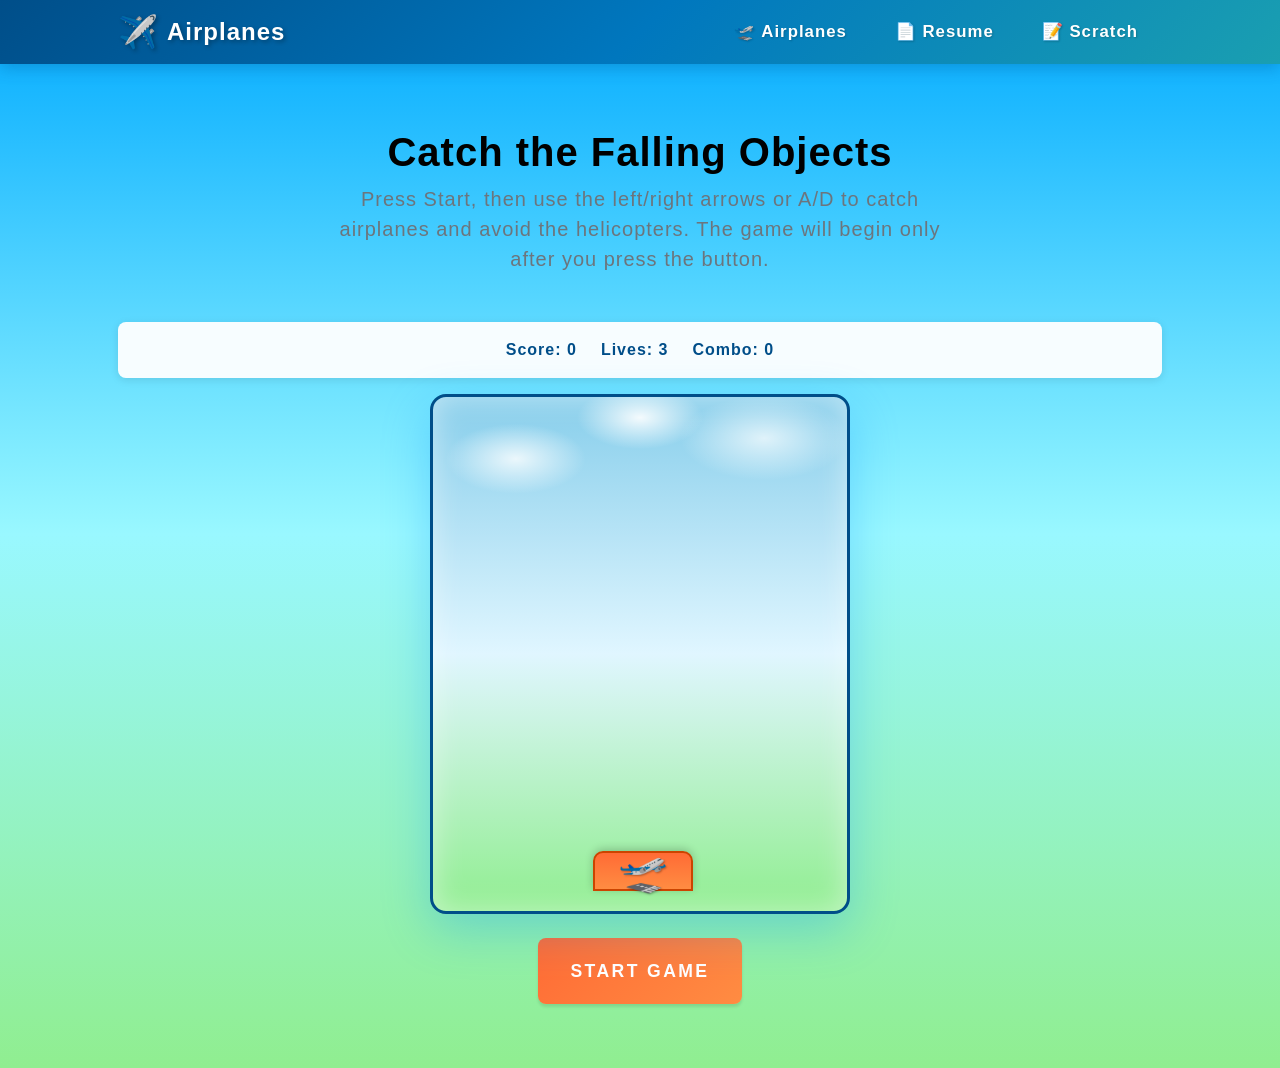
<file: game.html>
<!DOCTYPE html>
<html lang="en">
    <head>
        <meta charset="utf-8" />
        <meta name="viewport" content="width=device-width, initial-scale=1, shrink-to-fit=no" />
        <title>Game - Personal</title>
        <!-- Favicon-->
        <link rel="icon" type="image/x-icon" href="startbootstrap-grayscale-gh-pages/assets/favicon.ico" />
        <!-- Custom Google font-->
        <link rel="preconnect" href="https://fonts.googleapis.com" />
        <link rel="preconnect" href="https://fonts.gstatic.com" crossorigin />
        <link href="https://fonts.googleapis.com/css2?family=Plus+Jakarta+Sans:wght@100;200;300;400;500;600;700;800;900&amp;display=swap" rel="stylesheet" />
        <!-- Bootstrap icons-->
        <link href="https://cdn.jsdelivr.net/npm/bootstrap-icons@1.8.1/font/bootstrap-icons.css" rel="stylesheet" />
        <!-- Core theme CSS (includes Bootstrap)-->        
        <link href="startbootstrap-grayscale-gh-pages/css/styles.css" rel="stylesheet" />
        <style>
          .game-page {
            min-height: 100vh;
            padding: 8rem 0 4rem 0;
            background: linear-gradient(180deg, #00aaff 0%, #99f8ff 50%, #90ee90 100%);
          }

          #gameArea {
            position: relative;
            width: 420px;
            max-width: 100%;
            height: 520px;
            margin: auto;
            border-radius: 1rem;
            border: 3px solid #004e89;
            background: linear-gradient(180deg, #87ceeb 0%, #e0f6ff 50%, #90ee90 100%);
            overflow: hidden;
            box-shadow: 0 1rem 3rem rgba(0, 145, 255, 0.3), inset 0 0 30px rgba(255, 255, 255, 0.5);
            position: relative;
          }

          #gameArea::before {
            content: '';
            position: absolute;
            top: 0;
            left: 0;
            right: 0;
            height: 40%;
            background: radial-gradient(ellipse 100px 50px at 20% 30%, rgba(255, 255, 255, 0.8) 0%, transparent 70%),
                        radial-gradient(ellipse 120px 60px at 80% 20%, rgba(255, 255, 255, 0.7) 0%, transparent 70%),
                        radial-gradient(ellipse 90px 45px at 50% 10%, rgba(255, 255, 255, 0.9) 0%, transparent 70%);
            pointer-events: none;
          }

          #player {
            position: absolute;
            bottom: 20px;
            width: 100px;
            height: 40px;
            left: 160px;
            transition: left 0.05s ease;
            z-index: 10;
            display: flex;
            align-items: center;
            justify-content: center;
            font-size: 2rem;
            font-weight: bold;
            background: linear-gradient(180deg, #ff6b35 0%, #ff8c42 100%);
            border-radius: 10px 10px 0 0;
            border: 2px solid #cc4400;
            box-shadow: 0 -2px 8px rgba(0, 0, 0, 0.2);
            text-shadow: 1px 1px 2px rgba(0, 0, 0, 0.3);
          }

          #player::after {
            content: '🛫';
            position: absolute;
            font-size: 2.5rem;
            display: block;
          }

          .falling {
            position: absolute;
            width: 40px;
            height: 40px;
            top: 0;
            display: flex;
            align-items: center;
            justify-content: center;
            font-size: 2.5rem;
            z-index: 5;
            filter: drop-shadow(0 2px 4px rgba(0, 0, 0, 0.2));
          }

          .good {
            filter: drop-shadow(0 2px 4px rgba(0, 0, 0, 0.2)) hue-rotate(120deg) brightness(1.1);
          }

          .good::before {
            content: '✈️';
            display: block;
          }

          .bad {
            filter: drop-shadow(0 2px 4px rgba(0, 0, 0, 0.2)) hue-rotate(-30deg) brightness(0.9);
          }

          .bad::before {
            content: '🚁';
            display: block;
          }

          #gameOverScreen {
            position: absolute;
            inset: 0;
            background: rgba(0, 0, 0, 0.9);
            color: white;
            display: none;
            justify-content: center;
            align-items: center;
            flex-direction: column;
            text-align: center;
            gap: 1rem;
            padding: 1.5rem;
            z-index: 100;
            border-radius: 1rem;
          }

          #gameOverScreen h2 {
            font-size: 2.5rem;
            font-weight: 900;
            margin-bottom: 1rem;
            text-shadow: 0 2px 10px rgba(255, 255, 255, 0.3);
          }

          .game-status {
            display: flex;
            justify-content: center;
            gap: 1.5rem;
            flex-wrap: wrap;
            margin-bottom: 1.5rem;
            background: rgba(255, 255, 255, 0.95);
            padding: 1rem;
            border-radius: 0.5rem;
            box-shadow: 0 2px 8px rgba(0, 0, 0, 0.1);
          }

          .game-status div {
            color: #004e89;
            font-weight: 700;
          }

          #startBtn,
          #restartBtn {
            min-width: 160px;
            background: linear-gradient(135deg, #ff6b35 0%, #ff8c42 100%);
            border: none;
            font-weight: bold;
            font-size: 1.1rem;
            box-shadow: 0 4px 15px rgba(255, 107, 53, 0.4);
          }

          #startBtn:hover,
          #restartBtn:hover {
            background: linear-gradient(135deg, #ff5520 0%, #ff7a35 100%);
            transform: translateY(-2px);
            box-shadow: 0 6px 20px rgba(255, 107, 53, 0.6);
          }

          .text-center h1 {
            color: #000000
          }

          .text-center .lead {
            color: #000000;
            font-weight: 500;
          }

          .navbar {
            background: linear-gradient(135deg, #004e89 0%, #0077be 50%, #1a9fb1 100%) !important;
            box-shadow: 0 4px 15px rgba(0, 77, 137, 0.3);
            border-bottom: 4px solid #003d6b;
            padding: 1rem 0;
          }

          .navbar-brand {
            font-size: 1.5rem;
            font-weight: 900;
            color: #fff !important;
            display: flex;
            align-items: center;
            gap: 0.5rem;
            text-shadow: 2px 2px 4px rgba(0, 0, 0, 0.3);
            letter-spacing: 1px;
          }

          .navbar-brand::before {
            content: '✈️';
            font-size: 2rem;
            display: block;
          }

          .navbar-nav .nav-link {
            color: #fff !important;
            font-weight: 600;
            font-size: 1.05rem;
            margin: 0 0.5rem;
            padding: 0.5rem 1rem !important;
            border-radius: 0.5rem;
            transition: all 0.3s ease;
            text-shadow: 1px 1px 2px rgba(0, 0, 0, 0.2);
          }

          .navbar-nav .nav-link:hover {
            background: rgba(255, 255, 255, 0.2);
            transform: translateY(-2px);
            box-shadow: 0 4px 12px rgba(0, 0, 0, 0.2);
          }

          .navbar-nav .nav-link.active {
            background: linear-gradient(135deg, #ff6b35 0%, #ff8c42 100%);
            box-shadow: 0 4px 15px rgba(255, 107, 53, 0.4);
          }

          .navbar-toggler {
            border: 2px solid #fff !important;
          }

          .navbar-toggler-icon {
            background-image: url("data:image/svg+xml,%3csvg xmlns='http://www.w3.org/2000/svg' viewBox='0 0 30 30'%3e%3cpath stroke='rgba(255, 255, 255, 0.9)' stroke-linecap='round' stroke-miterlimit='10' stroke-width='2' d='M4 7h22M4 15h22M4 23h22'/%3e%3c/svg%3e") !important;
          }
        </style>
    </head>
    <body class="bg-light">
        <main class="game-page">
            <nav class="navbar navbar-expand-lg navbar-light fixed-top" id="mainNav">
                <div class="container px-5">
                    <a class="navbar-brand" href="index.html">Airplanes</a>
                    <button class="navbar-toggler" type="button" data-bs-toggle="collapse" data-bs-target="#navbarSupportedContent" aria-controls="navbarSupportedContent" aria-expanded="false" aria-label="Toggle navigation"><span class="navbar-toggler-icon"></span></button>
                    <div class="collapse navbar-collapse" id="navbarSupportedContent">
                        <ul class="navbar-nav ms-auto mb-2 mb-lg-0 small fw-bolder">
                            <li class="nav-item"><a class="nav-link" href="index.html">🛫 Airplanes</a></li>
                            <li class="nav-item"><a class="nav-link" href="resume.html">📄 Resume</a></li>
                            <li class="nav-item"><a class="nav-link" href="scratch.html">📝 Scratch</a></li>
                        </ul>
                    </div>
                </div>
            </nav>

            <div class="container px-5">
                <div class="text-center mb-5">
                    <h1 class="display-6 fw-bolder">Catch the Falling Objects</h1>
                    <p class="lead text-muted mx-auto" style="max-width: 640px;">Press Start, then use the left/right arrows or A/D to catch airplanes and avoid the helicopters. The game will begin only after you press the button.</p>
                </div>

                <div id="gameContainer" class="text-center">
                    <div class="game-status mb-3">
                        <div class="fw-bold">Score: <span id="score">0</span></div>
                        <div class="fw-bold">Lives: <span id="lives">3</span></div>
                        <div class="fw-bold">Combo: <span id="combo">0</span></div>
                    </div>

                    <div id="gameArea">
                        <div id="player"></div>
                        <div id="gameOverScreen">
                            <h2>Game Over</h2>
                            <p id="finalScore" class="fs-5"></p>
                            <button id="restartOverlayBtn" class="btn btn-light btn-lg">Restart</button>
                        </div>
                    </div>

                    <div class="mt-4 d-flex justify-content-center gap-3 flex-wrap">
                        <button id="startBtn" class="btn btn-primary btn-lg">Start Game</button>
                        <button id="restartBtn" class="btn btn-outline-primary btn-lg" style="display:none;">Restart</button>
                    </div>
                </div>
            </div>
        </main>

        <script>
          const player = document.getElementById("player");
          const gameArea = document.getElementById("gameArea");
          const scoreDisplay = document.getElementById("score");
          const livesDisplay = document.getElementById("lives");
          const comboDisplay = document.getElementById("combo");
          const gameOverScreen = document.getElementById("gameOverScreen");
          const finalScoreText = document.getElementById("finalScore");
          const startButton = document.getElementById("startBtn");
          const restartButton = document.getElementById("restartBtn");
          const restartOverlayBtn = document.getElementById("restartOverlayBtn");

          let playerX = 160;
          let score = 0;
          let lives = 3;
          let combo = 0;
          let speed = 3;
          let gameOver = true;
          let spawnRate = 1000;

          
          document.addEventListener("keydown", movePlayer);

          function movePlayer(e) {
            if (gameOver) return;

            if (e.key === "ArrowLeft" || e.key === "a" || e.key === "A") playerX -= 25;
            if (e.key === "ArrowRight" || e.key === "d" || e.key === "D") playerX += 25;

            playerX = Math.max(0, Math.min(320, playerX));
            player.style.left = playerX + "px";
          }

          function createObject() {
            if (gameOver) return;

            const obj = document.createElement("div");
            obj.classList.add("falling");
            const isBad = Math.random() < 0.2;
            obj.classList.add(isBad ? "bad" : "good");
            obj.style.left = Math.random() * 380 + "px";
            gameArea.appendChild(obj);

            const fallInterval = setInterval(() => {
              if (gameOver) {
                clearInterval(fallInterval);
                obj.remove();
                return;
              }

              const top = obj.offsetTop;
              obj.style.top = top + speed + "px";

              const hit =
                top > 440 &&
                obj.offsetLeft < playerX + 100 &&
                obj.offsetLeft + 40 > playerX;

              if (hit) {
                if (obj.classList.contains("good")) {
                  combo++;
                  score += 1 + combo;
                } else {
                  combo = 0;
                  lives--;
                }
                updateUI();
                obj.remove();
                clearInterval(fallInterval);
              }

              if (top > 520) {
                if (obj.classList.contains("good")) {
                  combo = 0;
                  lives--;
                }
                updateUI();
                obj.remove();
                clearInterval(fallInterval);
              }

              if (lives <= 0) endGame();
            }, 20);
          }

          function updateUI() {
            scoreDisplay.textContent = score;
            livesDisplay.textContent = lives;
            comboDisplay.textContent = combo;
          }

          function startGame() {
            if (!gameOver) return;
            gameOver = false;
            score = 0;
            lives = 3;
            combo = 0;
            speed = 3;
            spawnRate = 1000;
            playerX = 160;
            player.style.left = playerX + "px";
            gameOverScreen.style.display = "none";
            startButton.style.display = "none";
            restartButton.style.display = "none";
            updateUI();
            spawnLoop();
          }

          function endGame() {
            gameOver = true;
            finalScoreText.textContent = "Final Score: " + score;
            gameOverScreen.style.display = "flex";
            restartButton.style.display = "inline-block";
          }

          function restartGame() {
            document.querySelectorAll('.falling').forEach(item => item.remove());
            gameOver = true;
            startButton.style.display = "inline-block";
            restartButton.style.display = "none";
            gameOverScreen.style.display = "none";
            score = 0;
            lives = 3;
            combo = 0;
            updateUI();
          }

          function spawnLoop() {
            if (gameOver) return;
            createObject();
            spawnRate = Math.max(300, spawnRate - 10);
            setTimeout(spawnLoop, spawnRate);
          }

          setInterval(() => {
            if (!gameOver) speed += 0.1;
          }, 5000);

          startButton.addEventListener('click', startGame);
          restartButton.addEventListener('click', restartGame);
          restartOverlayBtn.addEventListener('click', restartGame);
        </script>
        <!-- Bootstrap core JS-->
        <script src="https://cdn.jsdelivr.net/npm/bootstrap@5.2.3/dist/js/bootstrap.bundle.min.js"></script>
        <!-- Core theme JS-->
        <script src="startbootstrap-grayscale-gh-pages/js/scripts.js"></script>
    </body>
</html>
</file>
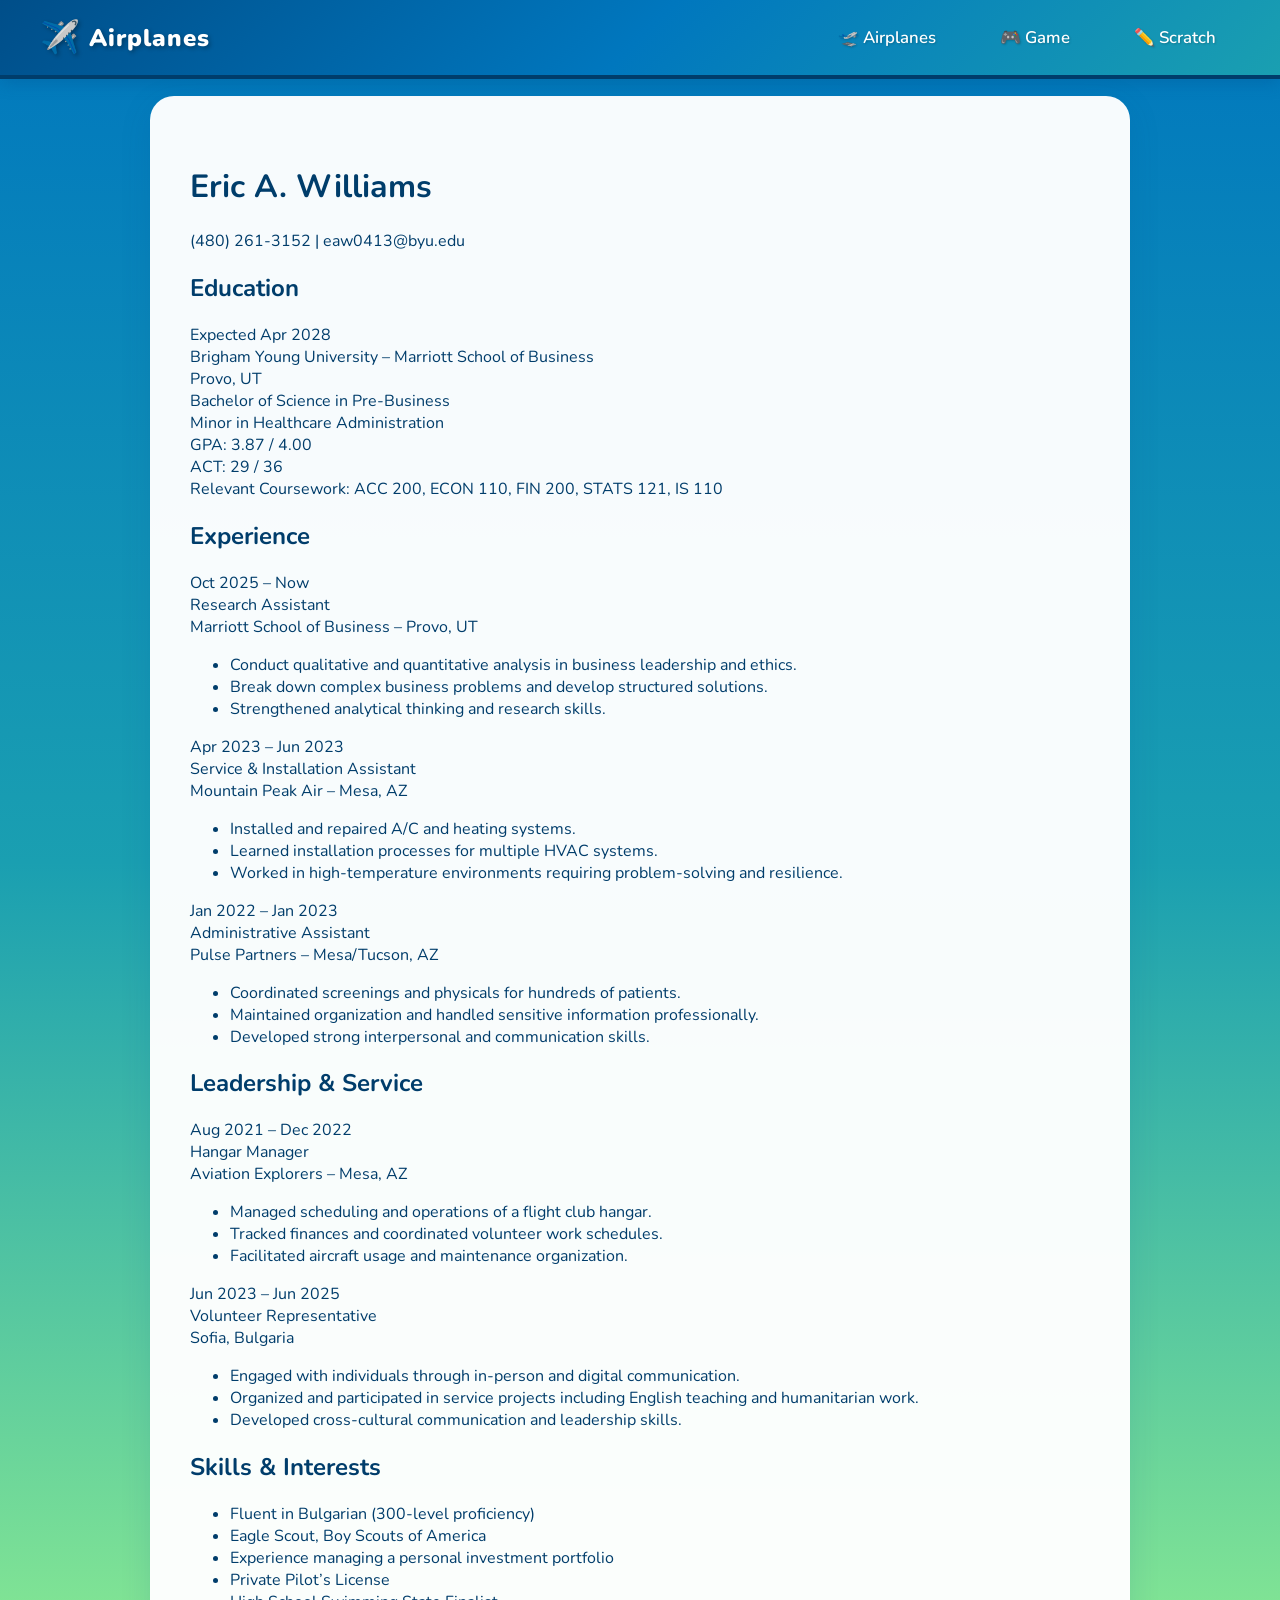
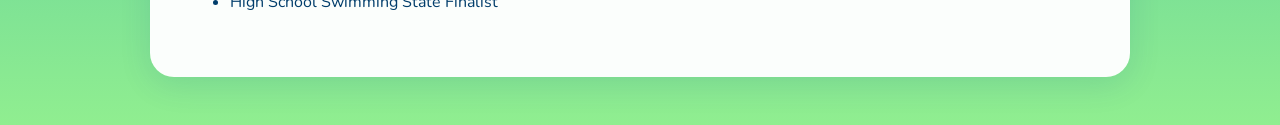
<file: resume.html>
<!DOCTYPE html>
<html lang="en">
<head>
    <meta charset="utf-8" />
    <meta name="viewport" content="width=device-width, initial-scale=1, shrink-to-fit=no" />
    <title>Resume - Eric A. Williams</title>
    <link rel="icon" type="image/x-icon" href="startbootstrap-grayscale-gh-pages/assets/favicon.ico" />
    <link href="https://fonts.googleapis.com/css?family=Nunito:200,300,400,600,700,800,900" rel="stylesheet" />
    <link href="startbootstrap-grayscale-gh-pages/css/custom.css" rel="stylesheet" />
    <style>
      .navbar {
        background: linear-gradient(135deg, #004e89 0%, #0077be 50%, #1a9fb1 100%) !important;
        box-shadow: 0 4px 15px rgba(0, 77, 137, 0.3);
        border-bottom: 4px solid #003d6b;
        padding: 1rem 0;
      }
      .navbar-brand {
        font-size: 1.5rem;
        font-weight: 900;
        color: #fff !important;
        display: flex;
        align-items: center;
        gap: 0.5rem;
        text-shadow: 2px 2px 4px rgba(0, 0, 0, 0.3);
        letter-spacing: 1px;
      }
      .navbar-brand::before {
        content: '✈️';
        font-size: 2rem;
        display: block;
      }
      .navbar-nav .nav-link {
        color: #fff !important;
        font-weight: 600;
        font-size: 1.05rem;
        margin: 0 0.5rem;
        padding: 0.5rem 1rem !important;
        border-radius: 0.5rem;
        transition: all 0.3s ease;
        text-shadow: 1px 1px 2px rgba(0, 0, 0, 0.2);
      }
      .navbar-nav .nav-link:hover {
        background: rgba(255, 255, 255, 0.2);
        transform: translateY(-2px);
        box-shadow: 0 4px 12px rgba(0, 0, 0, 0.2);
      }
      .navbar-nav .nav-link.active {
        background: linear-gradient(135deg, #ff6b35 0%, #ff8c42 100%);
        box-shadow: 0 4px 15px rgba(255, 107, 53, 0.4);
      }
      .navbar-toggler {
        border: 2px solid #fff !important;
      }
      .navbar-toggler-icon {
        background-image: url("data:image/svg+xml,%3csvg xmlns='http://www.w3.org/2000/svg' viewBox='0 0 30 30'%3e%3cpath stroke='rgba(255, 255, 255, 0.9)' stroke-linecap='round' stroke-miterlimit='10' stroke-width='2' d='M4 7h22M4 15h22M4 23h22'/%3e%3c/svg%3e") !important;
      }
    </style>
</head>
<body>
<nav class="navbar">
    <div class="nav-container">
        <a class="navbar-brand" href="index.html">Airplanes</a>

        <ul class="navbar-nav">
            <li><a class="nav-link" href="index.html">🛫 Airplanes</a></li>
            <li><a class="nav-link" href="game.html">🎮 Game</a></li>
            <li><a class="nav-link" href="scratch.html">✏️ Scratch</a></li>
        </ul>
    </div>
</nav>
<div class="resume-container" style="margin-top: 6rem;">
    <!-- Page Content-->
    <main class="flex-shrink-0">
        <div class="text-center mb-5">
            <h1 class="display-5 fw-bolder mb-0"><span class="text-gradient d-inline">Eric A. Williams</span></h1>
            <p class="mt-3">(480) 261-3152 | eaw0413@byu.edu</p>
        </div>

        <div class="row gx-5 justify-content-center">
            <div class="col-lg-11 col-xl-9 col-xxl-8">

                <!-- Education -->
                <section>
                    <h2 class="text-secondary fw-bolder mb-4">Education</h2>
                    <div class="card shadow border-0 rounded-4 mb-5">
                        <div class="card-body p-5">
                            <div class="text-secondary fw-bolder mb-2">Expected Apr 2028</div>
                            <div class="mb-2">
                                <div class="small fw-bolder">Brigham Young University – Marriott School of Business</div>
                                <div class="small text-muted">Provo, UT</div>
                            </div>
                            <div class="fst-italic">
                                <div class="small text-muted">Bachelor of Science in Pre-Business</div>
                                <div class="small text-muted">Minor in Healthcare Administration</div>
                            </div>
                            <div class="mt-3">
                                <div class="small">GPA: 3.87 / 4.00</div>
                                <div class="small">ACT: 29 / 36</div>
                                <div class="small">Relevant Coursework: ACC 200, ECON 110, FIN 200, STATS 121, IS 110</div>
                            </div>
                        </div>
                    </div>
                </section>

                <!-- Experience -->
                <section>
                    <h2 class="text-primary fw-bolder mb-4">Experience</h2>

                    <!-- Research Assistant -->
                    <div class="card shadow border-0 rounded-4 mb-5">
                        <div class="card-body p-5">
                            <div class="text-primary fw-bolder mb-2">Oct 2025 – Now
                            </div>
                            <div class="small fw-bolder">Research Assistant</div>
                            <div class="small text-muted">Marriott School of Business – Provo, UT</div>
                            <ul class="mt-3">
                                <li>Conduct qualitative and quantitative analysis in business leadership and ethics.</li>
                                <li>Break down complex business problems and develop structured solutions.</li>
                                <li>Strengthened analytical thinking and research skills.</li>
                            </ul>
                        </div>
                    </div>

                    <!-- Mountain Peak Air -->
                    <div class="card shadow border-0 rounded-4 mb-5">
                        <div class="card-body p-5">
                            <div class="text-primary fw-bolder mb-2">Apr 2023 – Jun 2023</div>
                            <div class="small fw-bolder">Service & Installation Assistant</div>
                            <div class="small text-muted">Mountain Peak Air – Mesa, AZ</div>
                            <ul class="mt-3">
                                <li>Installed and repaired A/C and heating systems.</li>
                                <li>Learned installation processes for multiple HVAC systems.</li>
                                <li>Worked in high-temperature environments requiring problem-solving and resilience.</li>
                            </ul>
                        </div>
                    </div>

                    <!-- Pulse Partners -->
                    <div class="card shadow border-0 rounded-4 mb-5">
                        <div class="card-body p-5">
                            <div class="text-primary fw-bolder mb-2">Jan 2022 – Jan 2023</div>
                            <div class="small fw-bolder">Administrative Assistant</div>
                            <div class="small text-muted">Pulse Partners – Mesa/Tucson, AZ</div>
                            <ul class="mt-3">
                                <li>Coordinated screenings and physicals for hundreds of patients.</li>
                                <li>Maintained organization and handled sensitive information professionally.</li>
                                <li>Developed strong interpersonal and communication skills.</li>
                            </ul>
                        </div>
                    </div>
                </section>

                <!-- Leadership -->
                <section>
                    <h2 class="text-secondary fw-bolder mb-4">Leadership & Service</h2>

                    <div class="card shadow border-0 rounded-4 mb-5">
                        <div class="card-body p-5">
                            <div class="text-secondary fw-bolder mb-2">Aug 2021 – Dec 2022</div>
                            <div class="small fw-bolder">Hangar Manager</div>
                            <div class="small text-muted">Aviation Explorers – Mesa, AZ</div>
                            <ul class="mt-3">
                                <li>Managed scheduling and operations of a flight club hangar.</li>
                                <li>Tracked finances and coordinated volunteer work schedules.</li>
                                <li>Facilitated aircraft usage and maintenance organization.</li>
                            </ul>
                        </div>
                    </div>

                    <div class="card shadow border-0 rounded-4 mb-5">
                        <div class="card-body p-5">
                            <div class="text-secondary fw-bolder mb-2">Jun 2023 – Jun 2025</div>
                            <div class="small fw-bolder">Volunteer Representative</div>
                            <div class="small text-muted">Sofia, Bulgaria</div>
                            <ul class="mt-3">
                                <li>Engaged with individuals through in-person and digital communication.</li>
                                <li>Organized and participated in service projects including English teaching and humanitarian work.</li>
                                <li>Developed cross-cultural communication and leadership skills.</li>
                            </ul>
                        </div>
                    </div>
                </section>

                <!-- Skills -->
                <section>
                    <h2 class="text-primary fw-bolder mb-4">Skills & Interests</h2>
                    <div class="card shadow border-0 rounded-4 mb-5">
                        <div class="card-body p-5">
                            <ul>
                                <li>Fluent in Bulgarian (300-level proficiency)</li>
                                <li>Eagle Scout, Boy Scouts of America</li>
                                <li>Experience managing a personal investment portfolio</li>
                                <li>Private Pilot’s License</li>
                                <li>High School Swimming State Finalist</li>
                            </ul>
                        </div>
                    </div>
                </section>

            </div>
        </div>
    </main>
</div>
</body>
</html>
</file>
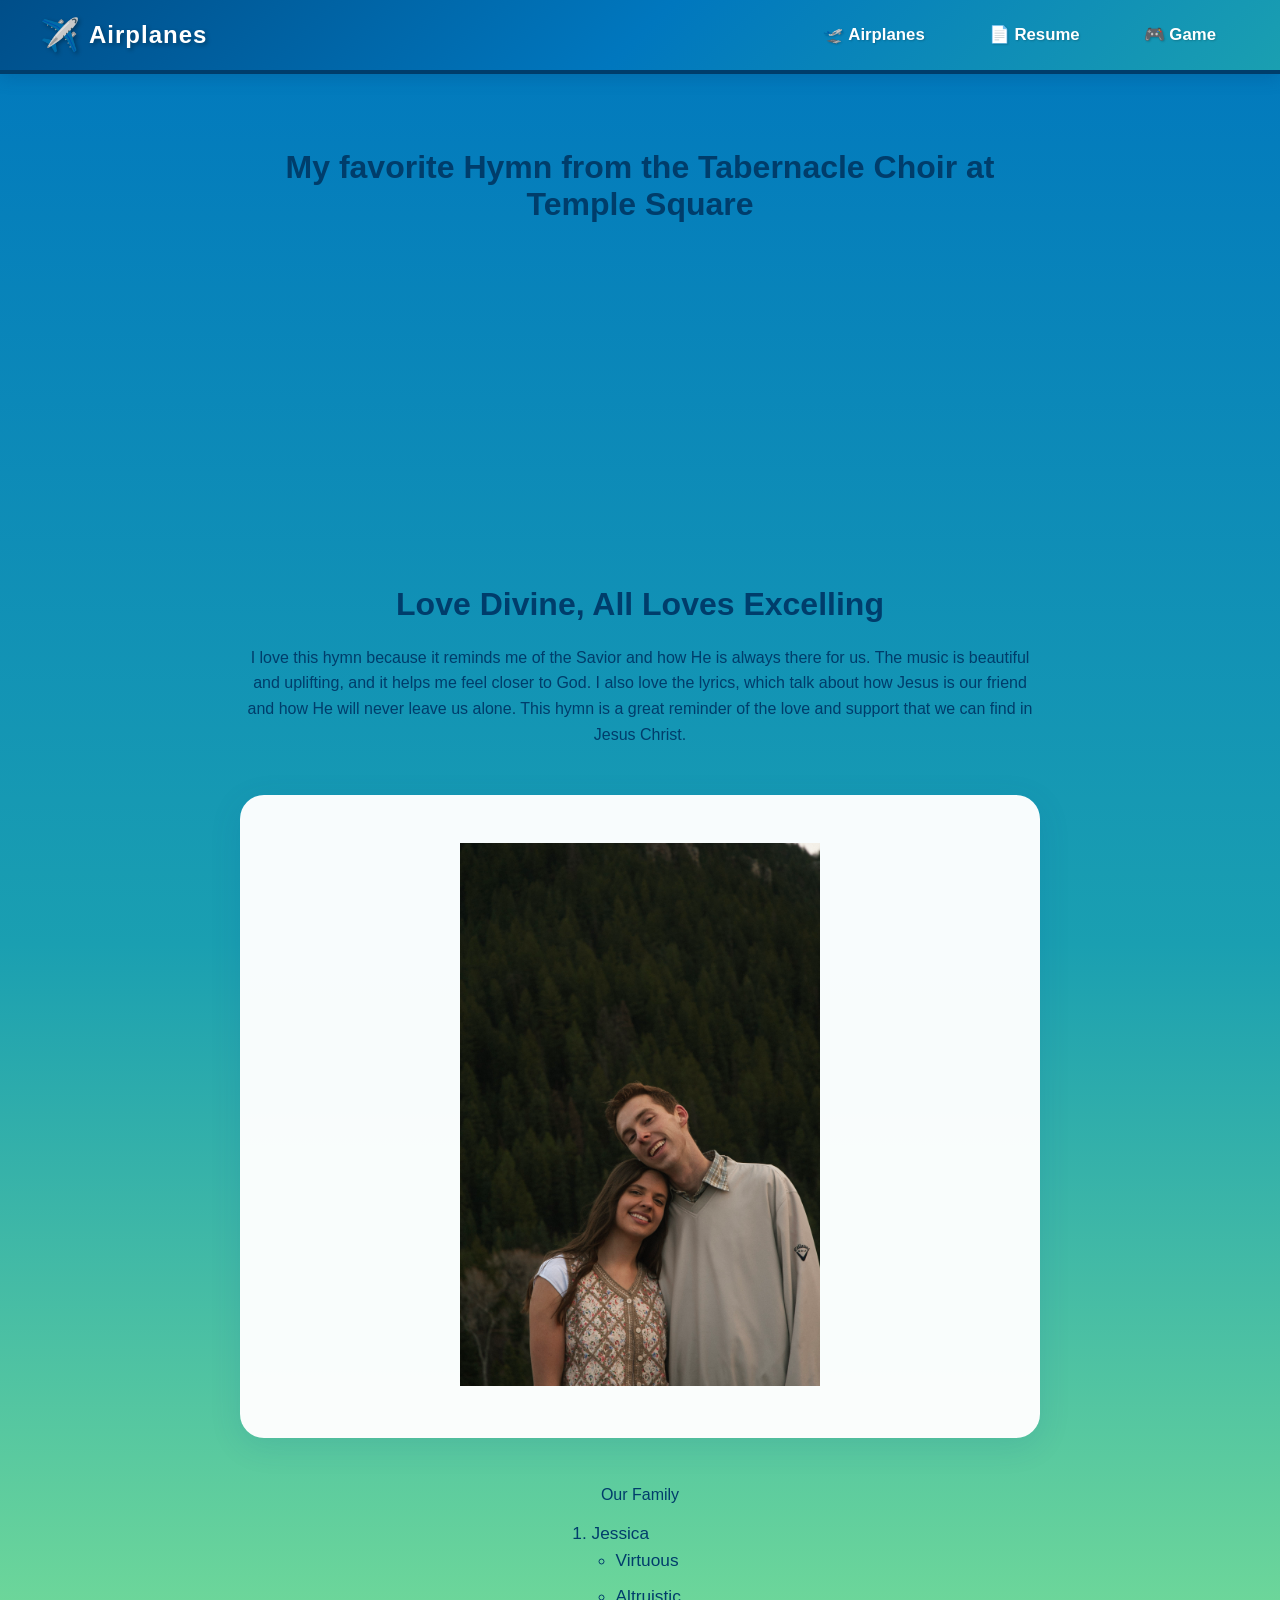
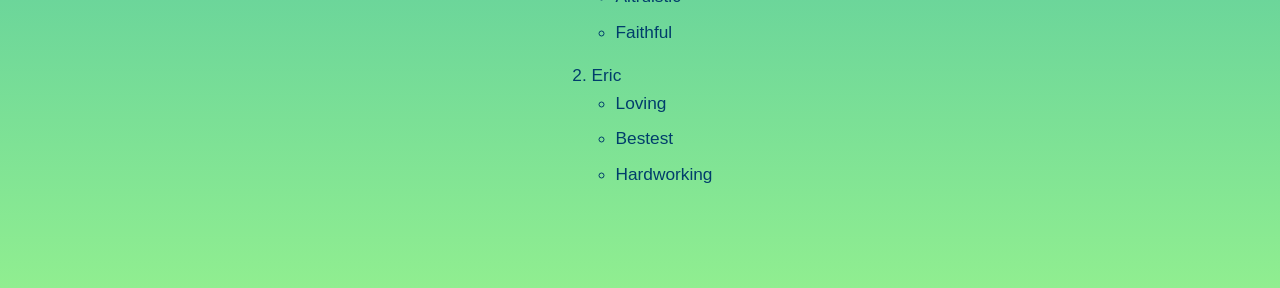
<file: scratch.html>
<!DOCTYPE html>
<html lang="en">
<head>
    <title>My Scratch Page</title>
    <link rel="stylesheet" href="startbootstrap-grayscale-gh-pages/css/custom.css">
    <style>

      .navbar {
        background: linear-gradient(135deg, #004e89 0%, #0077be 50%, #1a9fb1 100%) !important;
        box-shadow: 0 4px 15px rgba(0, 77, 137, 0.3);
        border-bottom: 4px solid #003d6b;
        padding: 1rem 0;
        width: 100%;
        align-self: stretch;
      }

      .navbar-brand {
        font-size: 1.5rem;
        font-weight: 900;
        color: #fff !important;
        display: flex;
        align-items: center;
        gap: 0.5rem;
        text-shadow: 2px 2px 4px rgba(0, 0, 0, 0.3);
        letter-spacing: 1px;
      }

      .navbar-brand::before {
        content: '✈️';
        font-size: 2rem;
        display: block;
      }

      .navbar-nav .nav-link {
        color: #fff !important;
        font-weight: 600;
        font-size: 1.05rem;
        margin: 0 0.5rem;
        padding: 0.5rem 1rem !important;
        border-radius: 0.5rem;
        transition: all 0.3s ease;
        text-shadow: 1px 1px 2px rgba(0, 0, 0, 0.2);
      }

      .navbar-nav .nav-link:hover {
        background: rgba(255, 255, 255, 0.2);
        transform: translateY(-2px);
        box-shadow: 0 4px 12px rgba(0, 0, 0, 0.2);
      }

      .navbar-nav .nav-link.active {
        background: linear-gradient(135deg, #ff6b35 0%, #ff8c42 100%);
        box-shadow: 0 4px 15px rgba(255, 107, 53, 0.4);
      }

      .navbar-toggler {
        border: 2px solid #fff !important;
      }

      .navbar-toggler-icon {
        background-image: url("data:image/svg+xml,%3csvg xmlns='http://www.w3.org/2000/svg' viewBox='0 0 30 30'%3e%3cpath stroke='rgba(255, 255, 255, 0.9)' stroke-linecap='round' stroke-miterlimit='10' stroke-width='2' d='M4 7h22M4 15h22M4 23h22'/%3e%3c/svg%3e") !important;
      }

      body {
        display: flex;
        flex-direction: column;
        align-items: center;
        text-align: center;
      }

      /* Main content container */
      .content {
        margin-top: 6rem;
        max-width: 800px;
        width: 100%;
      }

      /* Center iframe */
      iframe {
        display: block;
        margin: 1.5rem auto;
      }

      /* Improve spacing */
      p, li {
        line-height: 1.6;
      }

      ol, ul {
        display: inline-block;
        text-align: left;
      }
    </style>
</head>

<body>
    <nav class="navbar">
    <div class="nav-container">
        <a class="navbar-brand" href="index.html">Airplanes</a>

        <ul class="navbar-nav">
            <li><a class="nav-link" href="index.html">🛫 Airplanes</a></li>
            <li><a class="nav-link" href="resume.html">📄 Resume</a></li>
            <li><a class="nav-link" href="game.html">🎮 Game</a></li>
        </ul>
    </div>
</nav>
    <div class="content">
        <h1 id="top">My favorite Hymn from the Tabernacle Choir at Temple Square</h1>

        <iframe 
            width="560" height="315" 
            src="https://www.youtube.com/embed/r2DSTWiKULw" 
            title="YouTube video player" 
            frameborder="0" 
            allowfullscreen>
        </iframe>

        <div class="resume-section">
    <h1>Love Divine, All Loves Excelling</h1>
    <p>
        I love this hymn because it reminds me of the Savior and how He is
        always there for us. The music is beautiful and uplifting, and it helps me
        feel closer to God. I also love the lyrics, which talk about how Jesus is
        our friend and how He will never leave us alone. This hymn is a great
        reminder of the love and support that we can find in Jesus Christ.
    </p>   
</div>

<div class="resume-container">
    <img src="startbootstrap-grayscale-gh-pages/assets/img/jessica1.jpg" 
         class="img-fluid d-block mx-auto" 
         alt="My Beautiful Fiancee" 
         width="50%">
</div>

<div class="resume-section">
    Our Family
    <br>
    <ol>
        <li>Jessica    
            <br>
            <ul>
                <li>Virtuous</li>
                <li>Altruistic</li>
                <li>Faithful</li>
            </ul>
        </li>
        <li>Eric
            <br>
            <ul>
                <li>Loving</li>
                <li>Bestest</li>
                <li>Hardworking</li>
            </ul>
        </li>
    </ol>
</div>
</body>
</html>
</file>
<file: startbootstrap-grayscale-gh-pages/css/custom.css>
/* Custom Resume Theme - Airplane Blue/Orange Professional */
body {
  background: linear-gradient(180deg, #0077be 0%, #1a9fb1 50%, #90ee90 100%);
  font-family: 'Nunito', 'Segoe UI', Arial, sans-serif;
  color: #003d6b;
  margin: 0;
  padding: 0;
  position: relative;
}




.resume-container {
  max-width: 900px;
  margin: 3rem auto;
  background: rgba(255,255,255,0.97);
  border-radius: 1.5rem;
  box-shadow: 0 8px 32px rgba(0,77,137,0.12);
  padding: 3rem 2.5rem;
}

.resume-header {
  text-align: center;
  margin-bottom: 2.5rem;
}
.resume-header h1 {
  font-size: 2.8rem;
  font-weight: 900;
  color: #004e89;
  letter-spacing: 2px;
  margin-bottom: 0.5rem;
}
.resume-header h2 {
  font-size: 1.3rem;
  font-weight: 600;
  color: #ff6b35;
  margin-bottom: 0.5rem;
}
.resume-header p {
  color: #1a9fb1;
  font-size: 1.1rem;
}

.resume-section {
  margin-bottom: 2.2rem;
}
.resume-section h3 {
  color: #0077be;
  font-size: 1.4rem;
  font-weight: 700;
  border-left: 5px solid #ff8c42;
  padding-left: 0.7rem;
  margin-bottom: 1rem;
}
.resume-section ul, .resume-section ol {
  padding-left: 1.5rem;
}
.resume-section li {
  margin-bottom: 0.5rem;
  font-size: 1.08rem;
}
.resume-section .job-title {
  color: #004e89;
  font-weight: 700;
  font-size: 1.13rem;
}
.resume-section .job-date {
  color: #ff6b35;
  font-size: 0.98rem;
  font-weight: 600;
  margin-left: 0.5rem;
}
.resume-section .job-location {
  color: #1a9fb1;
  font-size: 0.98rem;
  margin-left: 0.5rem;
}
.resume-section .edu-degree {
  color: #004e89;
  font-weight: 700;
}
.resume-section .edu-date {
  color: #ff8c42;
  font-size: 0.98rem;
  margin-left: 0.5rem;
}
.resume-section .edu-school {
  color: #1a9fb1;
  font-size: 1.05rem;
  margin-left: 0.5rem;
}
.resume-section .skills-list {
  display: flex;
  flex-wrap: wrap;
  gap: 0.7rem 1.2rem;
  margin-top: 0.7rem;
}
.resume-section .skills-list span {
  background: #e0f6ff;
  color: #0077be;
  border-radius: 0.7rem;
  padding: 0.4rem 1.1rem;
  font-weight: 600;
  font-size: 1rem;
  box-shadow: 0 2px 8px rgba(0,77,137,0.07);
}
.resume-footer {
  text-align: center;
  color: #004e89;
  font-size: 1rem;
  margin-top: 2.5rem;
  opacity: 0.7;
}

@media (max-width: 600px) {
  .resume-container {
    padding: 1.2rem 0.5rem;
  }
  .resume-header h1 {
    font-size: 2rem;
  }
  .resume-section h3 {
    font-size: 1.1rem;
  }
}

/* --- Carousel Container --- */
.carousel {
    max-width: 900px;
    margin: 40px auto;
    position: relative;
    padding: 10px;
}

/* --- Viewport (window that shows one slide) --- */
.carousel .viewport {
    width: 100%;
    overflow: hidden;
    border-radius: 10px;
}

/* --- Track (slides move left/right inside this) --- */
.carousel .track {
    display: flex;
    transition: transform 0.5s ease-in-out;
}

/* --- Each Slide --- */
.carousel .slide {
    min-width: 100%;
    display: flex;
    justify-content: center;
    align-items: center;
}

/* --- Slide Images --- */
.carousel .slide img {
    width: 100%;
    height: auto;
    object-fit: cover;
    border-radius: 10px;
    box-shadow: 0 4px 12px rgba(0,0,0,0.3);
}

/* --- Controls --- */
.controls {
    display: flex;
    justify-content: center;
    gap: 20px;
    margin-top: 15px;
}

.controls button {
    background-color: #0d6efd;
    color: white;
    border: none;
    padding: 10px 18px;
    border-radius: 6px;
    cursor: pointer;
    font-size: 1rem;
    transition: background 0.2s ease;
}

.content {
    max-width: 800px;
    margin: 0 auto;
    padding: 2rem 1rem;
    text-align: center;
}

.page-header {
    margin-bottom: 2rem;
}

.game-btn {
    min-width: 160px;
    padding: 0.75rem 1.25rem;
    font-size: 1.1rem;
    font-weight: bold;
    border-radius: 0.5rem;
    cursor: pointer;
    background: linear-gradient(135deg, #ff6b35 0%, #ff8c42 100%);
    border: none;
    color: white;
    box-shadow: 0 4px 15px rgba(255, 107, 53, 0.4);
    transition: 0.2s ease;
}

.game-btn:hover {
    background: linear-gradient(135deg, #ff5520 0%, #ff7a35 100%);
    transform: translateY(-2px);
}

.controls button:hover {
    background-color: #0b5ed7;
}

/* ============================
   PURE CSS NAVBAR (NO BOOTSTRAP)
   ============================ */

.navbar {
    width: 100%;
    background: linear-gradient(135deg, #004e89 0%, #0077be 50%, #1a9fb1 100%);
    box-shadow: 0 4px 15px rgba(0, 77, 137, 0.3);
    border-bottom: 4px solid #003d6b;
    padding: 1rem 0;
    position: fixed;
    top: 0;
    left: 0;
    z-index: 999;
}

.nav-container {
    max-width: 1200px;
    margin: 0 auto;
    padding: 0 1.5rem;

    display: flex;
    justify-content: space-between;
    align-items: center;
}

.navbar-brand {
    font-size: 1.5rem;
    font-weight: 900;
    color: #fff;
    display: flex;
    align-items: center;
    gap: 0.5rem;
    text-shadow: 2px 2px 4px rgba(0, 0, 0, 0.3);
    letter-spacing: 1px;
    text-decoration: none;
}

.navbar-brand::before {
    content: '✈️';
    font-size: 2rem;
}

.navbar-nav {
    list-style: none;
    display: flex;
    gap: 1rem;
    margin: 0;
    padding: 0;
}

.nav-link {
    color: #fff;
    font-weight: 600;
    font-size: 1.05rem;
    padding: 0.5rem 1rem;
    border-radius: 0.5rem;
    text-decoration: none;
    transition: all 0.3s ease;
    text-shadow: 1px 1px 2px rgba(0, 0, 0, 0.2);
}

.nav-link:hover {
    background: rgba(255, 255, 255, 0.2);
    transform: translateY(-2px);
    box-shadow: 0 4px 12px rgba(0, 0, 0, 0.2);
}

.nav-link.active {
    background: linear-gradient(135deg, #ff6b35 0%, #ff8c42 100%);
    box-shadow: 0 4px 15px rgba(255, 107, 53, 0.4);
}
</file>
